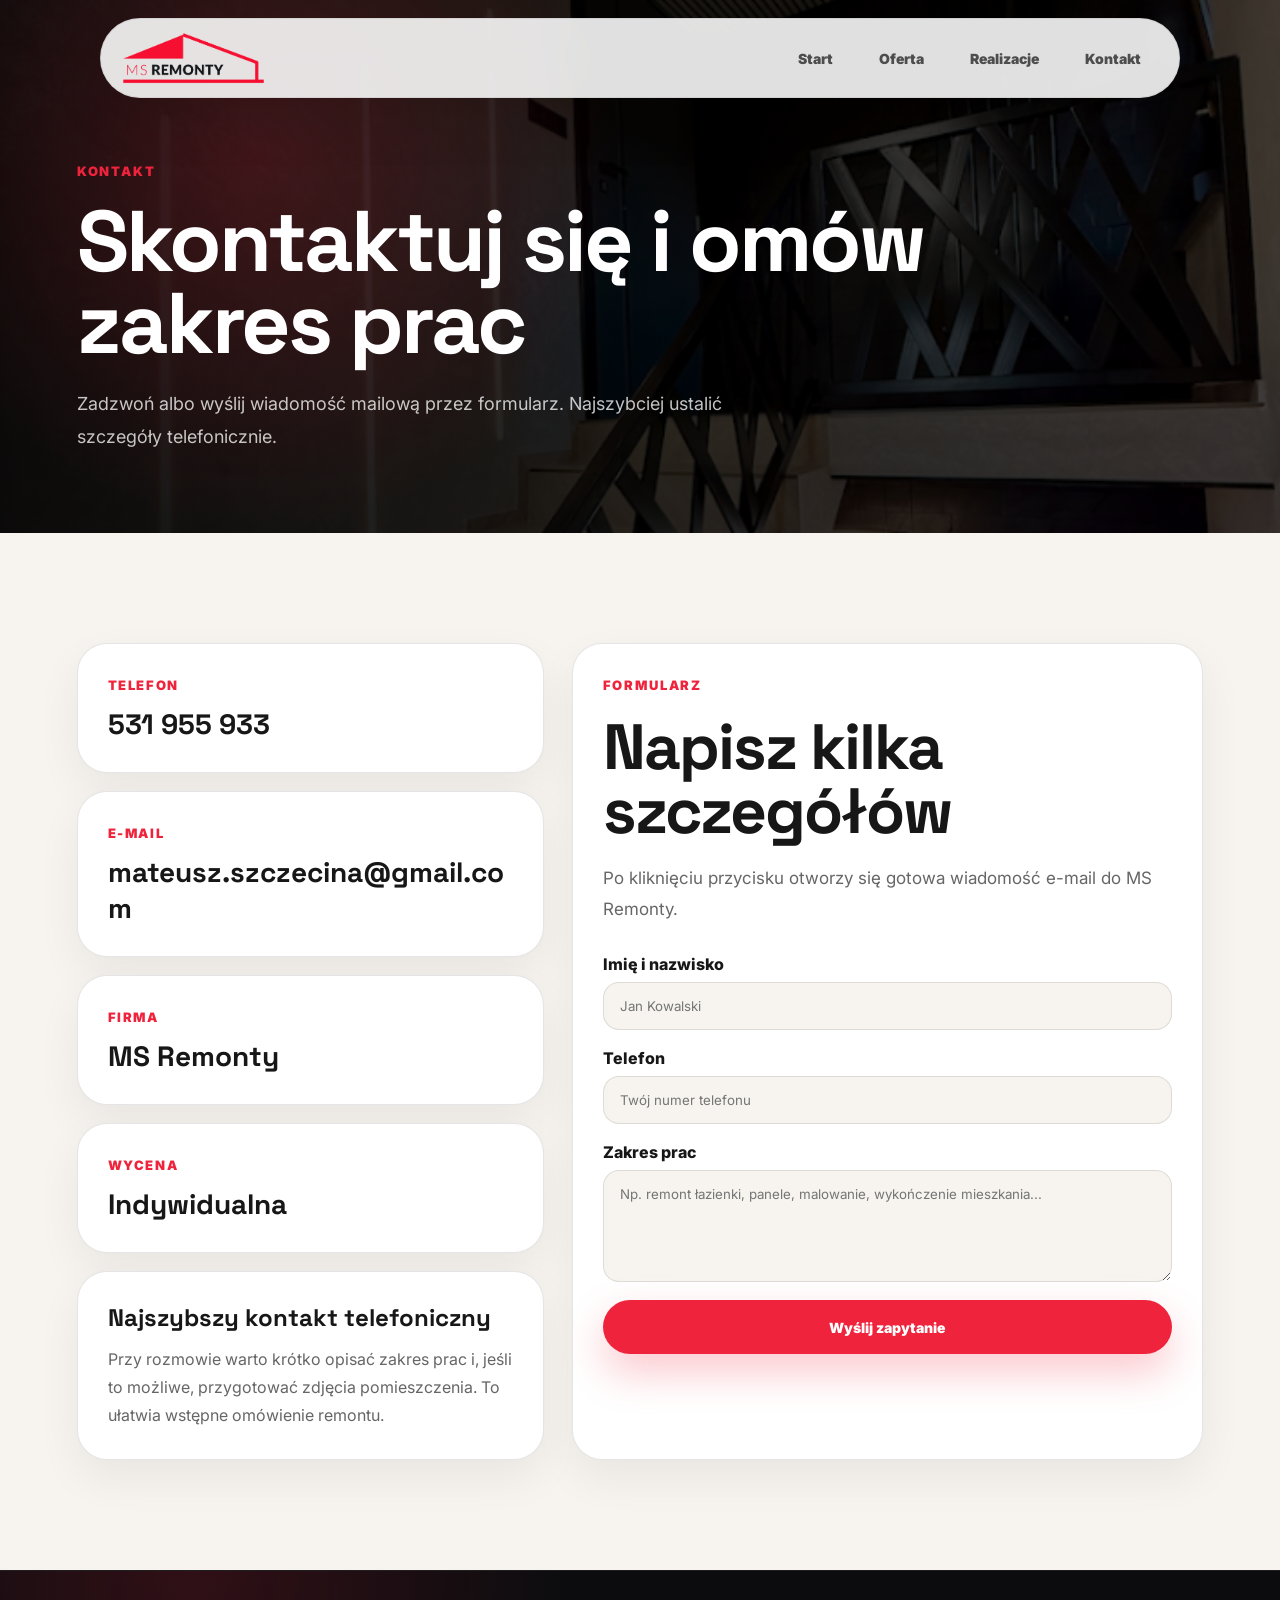
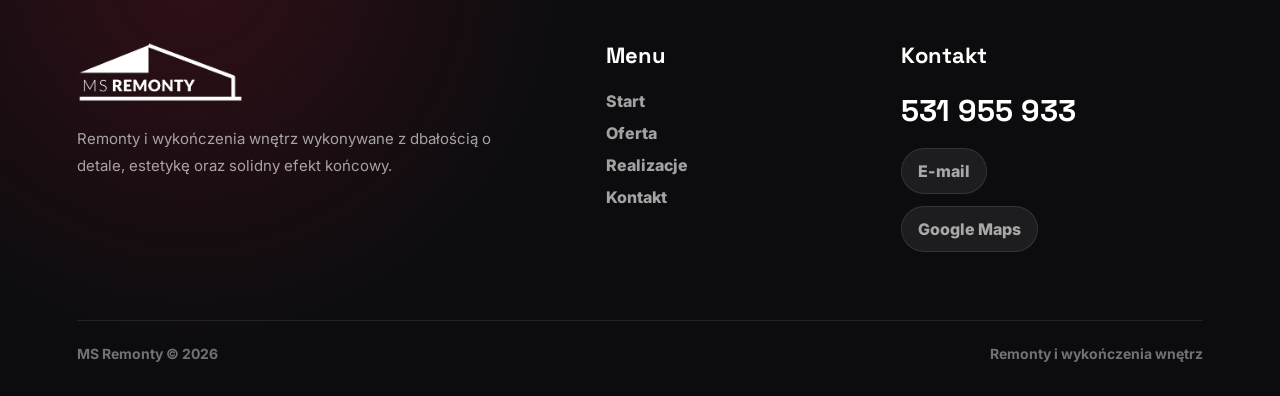
<file: kontakt.html>
<!DOCTYPE html>
<html lang="pl">
<head>
  <meta charset="UTF-8" />
  <meta name="viewport" content="width=device-width, initial-scale=1.0" />

  <title>Kontakt | MS Remonty</title>

  <link rel="preconnect" href="https://fonts.googleapis.com">
  <link rel="preconnect" href="https://fonts.gstatic.com" crossorigin>
  <link href="https://fonts.googleapis.com/css2?family=Inter:wght@300;400;500;600;700;800;900&family=Space+Grotesk:wght@400;500;600;700&display=swap" rel="stylesheet">

  <link rel="stylesheet" href="style.css">
</head>

<body>



<header class="header">
  <a href="index.html" class="logo">
    <img src="logo.png" alt="MS Remonty">
  </a>

  <nav class="nav">
    <a href="index.html">Start</a>
    <a href="oferta.html">Oferta</a>
    <a href="realizacje.html">Realizacje</a>
    <a href="kontakt.html">Kontakt</a>
  </nav>
</header>

<section class="sub-hero">
  <img src="schody.png" alt="Kontakt MS Remonty">

  <div class="sub-hero-content reveal">
    <span class="eyebrow">Kontakt</span>
    <h1>Skontaktuj się i omów zakres prac</h1>
    <p>
      Zadzwoń albo wyślij wiadomość mailową przez formularz. Najszybciej ustalić szczegóły telefonicznie.
    </p>
  </div>
</section>

<section class="section">
  <div class="contact-layout">

    <div class="contact-data">
      <div class="contact-item reveal">
        <span>Telefon</span>
        <strong><a href="tel:531955933">531 955 933</a></strong>
      </div>

      <div class="contact-item reveal">
        <span>E-mail</span>
        <strong><a href="mailto:mateusz.szczecina@gmail.com">mateusz.szczecina@gmail.com</a></strong>
      </div>

      <div class="contact-item reveal">
        <span>Firma</span>
        <strong>MS Remonty</strong>
      </div>

      <div class="contact-item reveal">
        <span>Wycena</span>
        <strong>Indywidualna</strong>
      </div>

      <div class="contact-note reveal">
        <h3>Najszybszy kontakt telefoniczny</h3>
        <p>
          Przy rozmowie warto krótko opisać zakres prac i, jeśli to możliwe,
          przygotować zdjęcia pomieszczenia. To ułatwia wstępne omówienie remontu.
        </p>
      </div>
    </div>

    <div class="contact-box reveal">
      <div class="section-title small-title">
        <span>Formularz</span>
        <h2>Napisz kilka szczegółów</h2>
        <p>
          Po kliknięciu przycisku otworzy się gotowa wiadomość e-mail do MS Remonty.
        </p>
      </div>

      <form class="form-grid" id="contactForm">
        <div class="form-group">
          <label>Imię i nazwisko</label>
          <input type="text" id="contactName" placeholder="Jan Kowalski" required>
        </div>

        <div class="form-group">
          <label>Telefon</label>
          <input type="tel" id="contactPhone" placeholder="Twój numer telefonu" required>
        </div>

        <div class="form-group">
          <label>Zakres prac</label>
          <textarea id="contactMessage" rows="5" placeholder="Np. remont łazienki, panele, malowanie, wykończenie mieszkania..." required></textarea>
        </div>

        <button type="submit" class="btn-primary">Wyślij zapytanie</button>
      </form>
    </div>

  </div>
</section>



<footer class="footer">
  <div class="footer-top">
    <div class="footer-brand">
      <img src="logo.png" alt="MS Remonty">
      <p>
        Remonty i wykończenia wnętrz wykonywane z dbałością o detale,
        estetykę oraz solidny efekt końcowy.
      </p>
    </div>

    <div class="footer-column">
      <h3>Menu</h3>
      <a href="index.html">Start</a>
      <a href="oferta.html">Oferta</a>
      <a href="realizacje.html">Realizacje</a>
      <a href="kontakt.html">Kontakt</a>
    </div>

    <div class="footer-column">
      <h3>Kontakt</h3>
      <a href="tel:531955933" class="footer-phone">531 955 933</a>
      <a href="mailto:mateusz.szczecina@gmail.com" class="footer-link">E-mail</a>
      <a href="#" class="footer-link">Google Maps</a>
    </div>
  </div>

  <div class="footer-bottom">
    <p>MS Remonty © 2026</p>
    <p>Remonty i wykończenia wnętrz</p>
  </div>
</footer>



<script src="script.js"></script>
</body>
</html>
</file>
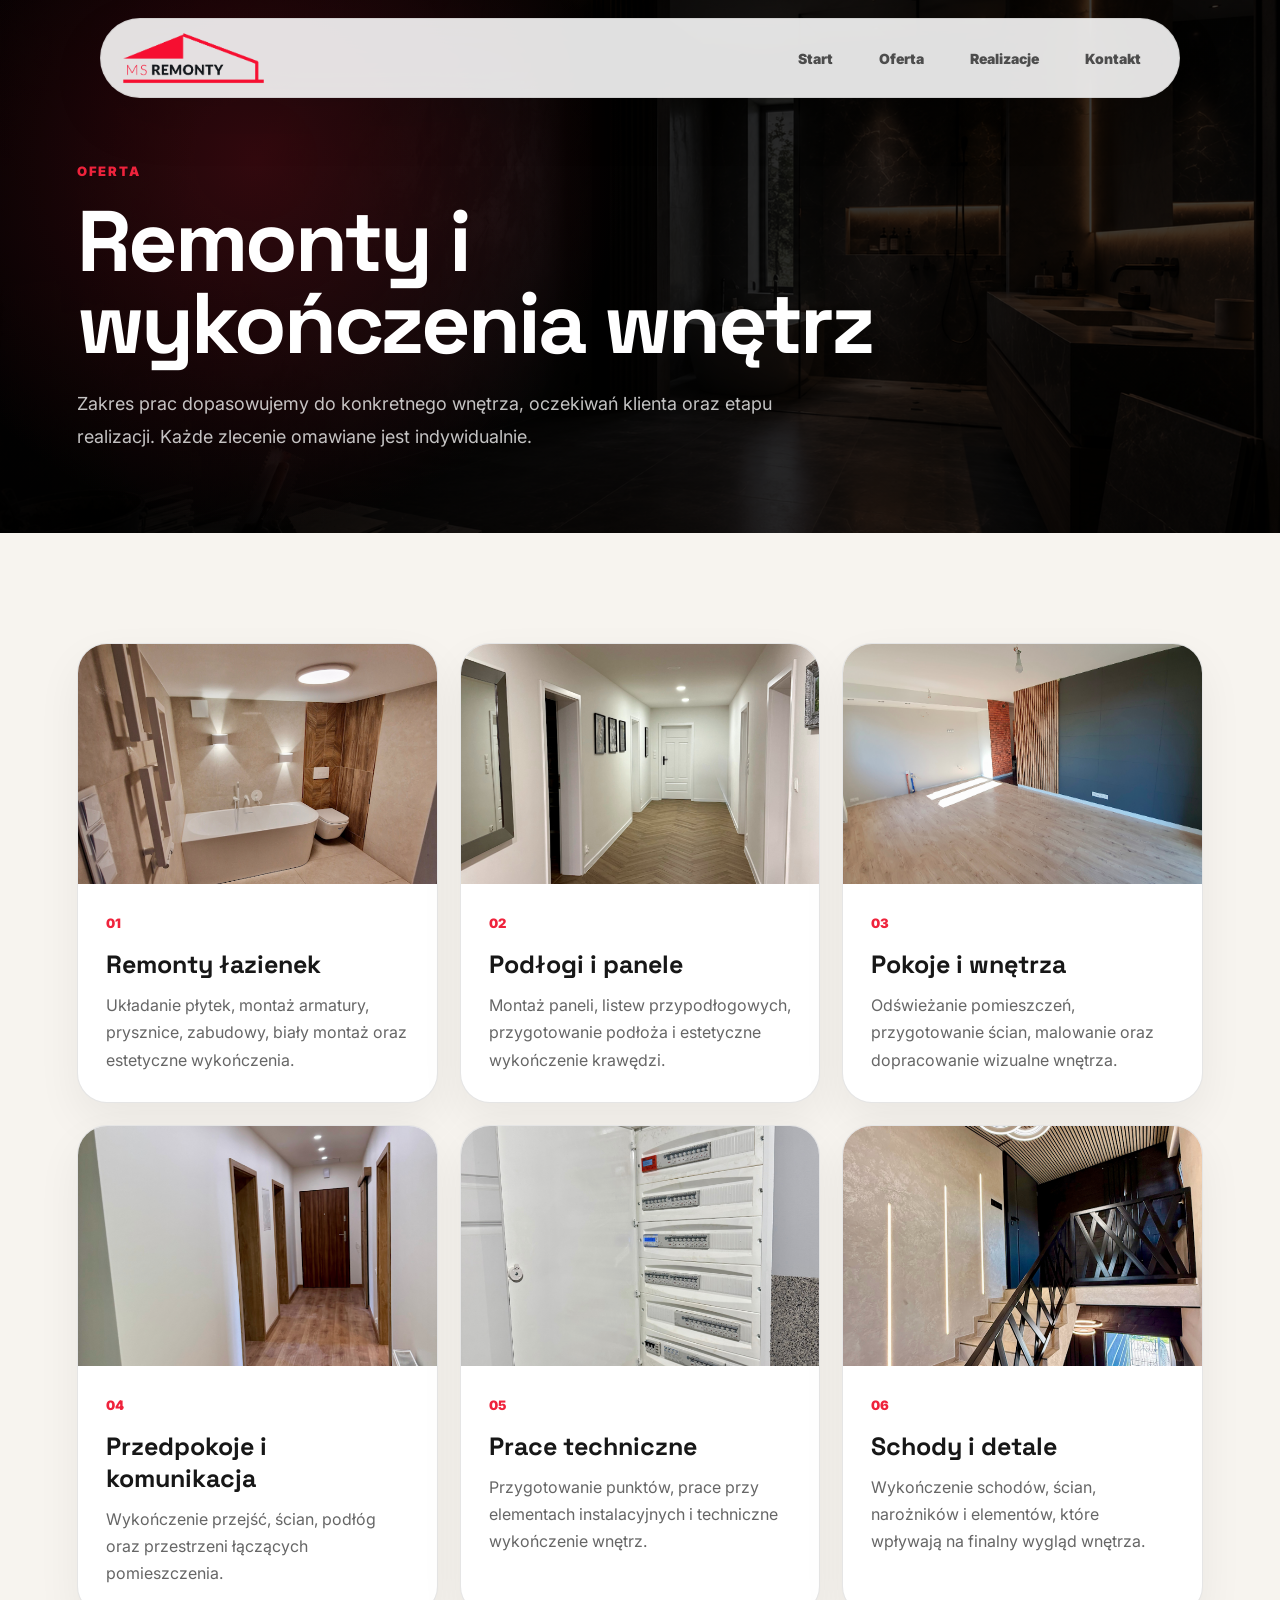
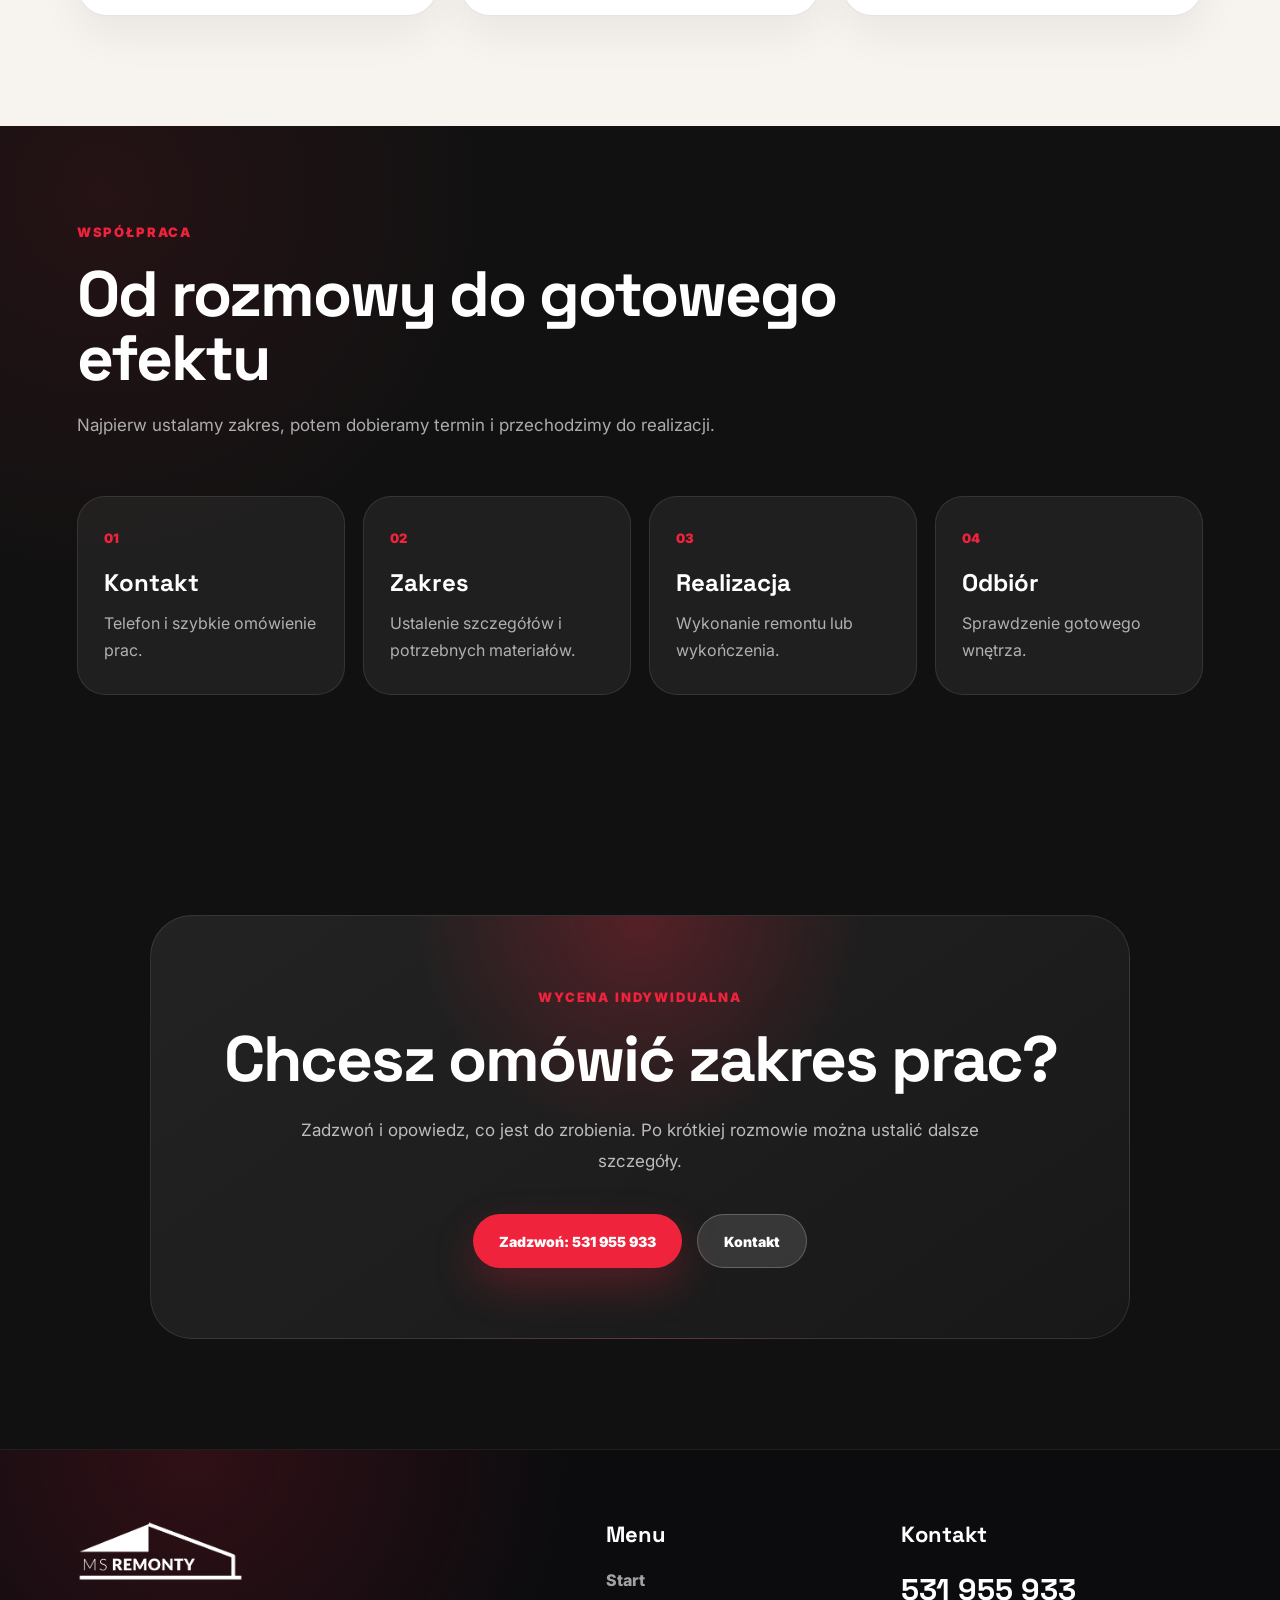
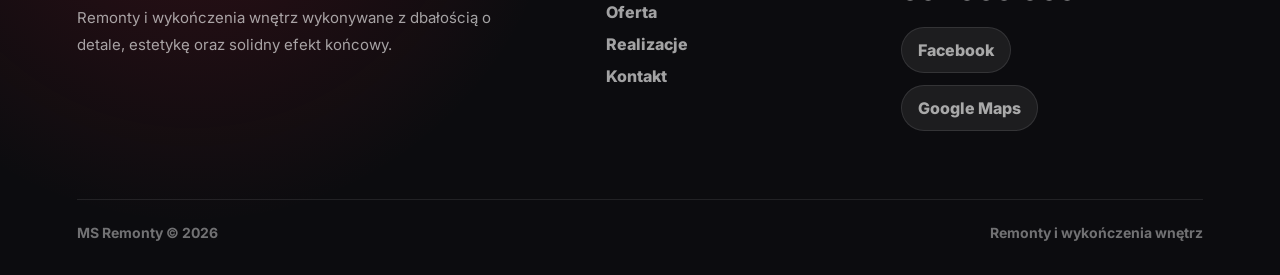
<file: oferta.html>
<!DOCTYPE html>
<html lang="pl">
<head>
  <meta charset="UTF-8" />
  <meta name="viewport" content="width=device-width, initial-scale=1.0" />

  <title>Oferta | MS Remonty</title>

  <link rel="preconnect" href="https://fonts.googleapis.com">
  <link rel="preconnect" href="https://fonts.gstatic.com" crossorigin>
  <link href="https://fonts.googleapis.com/css2?family=Inter:wght@300;400;500;600;700;800;900&family=Space+Grotesk:wght@400;500;600;700&display=swap" rel="stylesheet">

  <link rel="stylesheet" href="style.css">
</head>

<body>

<header class="header">
  <a href="index.html" class="logo">
    <img src="logo.png" alt="MS Remonty">
  </a>

  <nav class="nav">
    <a href="index.html">Start</a>
    <a href="oferta.html">Oferta</a>
    <a href="realizacje.html">Realizacje</a>
    <a href="kontakt.html">Kontakt</a>
  </nav>
</header>

<section class="sub-hero">
  <img src="hero.png" alt="Oferta remontowa MS Remonty">

  <div class="sub-hero-content reveal">
    <span class="eyebrow">Oferta</span>
    <h1>Remonty i wykończenia wnętrz</h1>
    <p>
      Zakres prac dopasowujemy do konkretnego wnętrza, oczekiwań klienta oraz etapu realizacji.
      Każde zlecenie omawiane jest indywidualnie.
    </p>
  </div>
</section>

<section class="section">
  <div class="offer-grid">

    <article class="offer-card reveal">
      <img src="lazienka.png" alt="Remont łazienki">
      <div class="offer-card-content">
        <span>01</span>
        <h3>Remonty łazienek</h3>
        <p>Układanie płytek, montaż armatury, prysznice, zabudowy, biały montaż oraz estetyczne wykończenia.</p>
      </div>
    </article>

    <article class="offer-card reveal">
      <img src="panele.png" alt="Panele podłogowe">
      <div class="offer-card-content">
        <span>02</span>
        <h3>Podłogi i panele</h3>
        <p>Montaż paneli, listew przypodłogowych, przygotowanie podłoża i estetyczne wykończenie krawędzi.</p>
      </div>
    </article>

    <article class="offer-card reveal">
      <img src="pokoj.png" alt="Pokój po remoncie">
      <div class="offer-card-content">
        <span>03</span>
        <h3>Pokoje i wnętrza</h3>
        <p>Odświeżanie pomieszczeń, przygotowanie ścian, malowanie oraz dopracowanie wizualne wnętrza.</p>
      </div>
    </article>

    <article class="offer-card reveal">
      <img src="przedpokoj.png" alt="Przedpokój">
      <div class="offer-card-content">
        <span>04</span>
        <h3>Przedpokoje i komunikacja</h3>
        <p>Wykończenie przejść, ścian, podłóg oraz przestrzeni łączących pomieszczenia.</p>
      </div>
    </article>

    <article class="offer-card reveal">
      <img src="rozdzielnica.png" alt="Rozdzielnica">
      <div class="offer-card-content">
        <span>05</span>
        <h3>Prace techniczne</h3>
        <p>Przygotowanie punktów, prace przy elementach instalacyjnych i techniczne wykończenie wnętrz.</p>
      </div>
    </article>

    <article class="offer-card reveal">
      <img src="schody.png" alt="Schody">
      <div class="offer-card-content">
        <span>06</span>
        <h3>Schody i detale</h3>
        <p>Wykończenie schodów, ścian, narożników i elementów, które wpływają na finalny wygląd wnętrza.</p>
      </div>
    </article>

  </div>
</section>

<section class="process-section compact-process">
  <div class="section-title reveal">
    <span>Współpraca</span>
    <h2>Od rozmowy do gotowego efektu</h2>
    <p>Najpierw ustalamy zakres, potem dobieramy termin i przechodzimy do realizacji.</p>
  </div>

  <div class="process-grid">
    <div class="process-card reveal">
      <span>01</span>
      <h3>Kontakt</h3>
      <p>Telefon i szybkie omówienie prac.</p>
    </div>

    <div class="process-card reveal">
      <span>02</span>
      <h3>Zakres</h3>
      <p>Ustalenie szczegółów i potrzebnych materiałów.</p>
    </div>

    <div class="process-card reveal">
      <span>03</span>
      <h3>Realizacja</h3>
      <p>Wykonanie remontu lub wykończenia.</p>
    </div>

    <div class="process-card reveal">
      <span>04</span>
      <h3>Odbiór</h3>
      <p>Sprawdzenie gotowego wnętrza.</p>
    </div>
  </div>
</section>

<section class="cta">
  <div class="cta-inner reveal">
    <span>Wycena indywidualna</span>
    <h2>Chcesz omówić zakres prac?</h2>
    <p>
      Zadzwoń i opowiedz, co jest do zrobienia. Po krótkiej rozmowie można ustalić dalsze szczegóły.
    </p>

    <div class="cta-buttons">
      <a href="tel:531955933" class="btn-primary">Zadzwoń: 531 955 933</a>
      <a href="kontakt.html" class="btn-secondary">Kontakt</a>
    </div>
  </div>
</section>

<footer class="footer">
  <div class="footer-top">
    <div class="footer-brand">
      <img src="logo.png" alt="MS Remonty">
      <p>
        Remonty i wykończenia wnętrz wykonywane z dbałością o detale,
        estetykę oraz solidny efekt końcowy.
      </p>
    </div>

    <div class="footer-column">
      <h3>Menu</h3>
      <a href="index.html">Start</a>
      <a href="oferta.html">Oferta</a>
      <a href="realizacje.html">Realizacje</a>
      <a href="kontakt.html">Kontakt</a>
    </div>

    <div class="footer-column">
      <h3>Kontakt</h3>
      <a href="tel:531955933" class="footer-phone">531 955 933</a>
      <a href="#" class="footer-link">Facebook</a>
      <a href="#" class="footer-link">Google Maps</a>
    </div>
  </div>

  <div class="footer-bottom">
    <p>MS Remonty © 2026</p>
    <p>Remonty i wykończenia wnętrz</p>
  </div>
</footer>



<script src="script.js"></script>
</body>
</html>
</file>
<file: style.css>
* {
  margin: 0;
  padding: 0;
  box-sizing: border-box;
}

html {
  scroll-behavior: smooth;
}

body {
  font-family: 'Inter', sans-serif;
  background: #f7f4ef;
  color: #171717;
  overflow-x: hidden;
}

a {
  color: inherit;
  text-decoration: none;
}

:root {
  --red: #ef233c;
  --dark: #171717;
  --muted: #666;
  --light: #f7f4ef;
  --white: #ffffff;
  --line: rgba(0,0,0,0.1);
  --shadow: 0 24px 70px rgba(0,0,0,0.12);
}

/* ANIMACJE */

.reveal {
  opacity: 0;
  transform: translateY(34px);
  transition: 0.8s ease;
}

.reveal.visible {
  opacity: 1;
  transform: translateY(0);
}

/* LOADER START */

.page-loader {
  position: fixed;
  inset: 0;
  z-index: 9999;
  background: #f7f4ef;
  display: flex;
  align-items: center;
  justify-content: center;
  overflow: hidden;
}

.loader-bg {
  position: absolute;
  inset: -40px;
  background:
    linear-gradient(rgba(247,244,239,0.72), rgba(247,244,239,0.92)),
    url("hero.png") center/cover no-repeat;
  filter: blur(16px);
  opacity: 0.55;
  transform: scale(1.08);
  animation: loaderBgMove 1.4s ease forwards;
}

.loader-content {
  position: relative;
  z-index: 2;
  max-width: 360px;
  padding: 26px 32px;
  border-radius: 28px;
  background: rgba(255,255,255,0.72);
  backdrop-filter: blur(18px);
  box-shadow: 0 24px 70px rgba(0,0,0,0.08);
  display: grid;
  justify-items: center;
  gap: 16px;
  animation: loaderLogoMove 1.35s cubic-bezier(.76,0,.24,1) forwards;
}

.loader-content img {
  width: 220px;
  max-width: 70vw;
  height: auto;
  object-fit: contain;
  filter: drop-shadow(0 18px 40px rgba(0,0,0,0.14));
}

.loader-content span {
  color: #ef233c;
  font-size: 11px;
  font-weight: 900;
  letter-spacing: 0.16em;
  text-transform: uppercase;
  text-align: center;
}

.page-loader.hidden {
  pointer-events: none;
  animation: loaderOut 0.75s cubic-bezier(.76,0,.24,1) forwards;
}

@keyframes loaderBgMove {
  from {
    transform: scale(1.16) translateX(0);
  }

  to {
    transform: scale(1.08) translateX(-30px);
  }
}

@keyframes loaderLogoMove {
  0% {
    opacity: 0;
    transform: scale(0.92) translateX(0);
  }

  35% {
    opacity: 1;
    transform: scale(1) translateX(0);
  }

  100% {
    opacity: 1;
    transform: scale(1) translateX(-18px);
  }
}

@keyframes loaderOut {
  0% {
    opacity: 1;
    transform: translateX(0);
  }

  100% {
    opacity: 0;
    transform: translateX(-100%);
  }
}

/* HEADER */

.header {
  position: fixed;
  top: 18px;
  left: 50%;
  transform: translateX(-50%);
  width: min(1080px, calc(100% - 32px));
  min-height: 78px;
  padding: 12px 20px;
  background: rgba(255,255,255,0.88);
  backdrop-filter: blur(22px);
  border: 1px solid rgba(0,0,0,0.08);
  border-radius: 999px;
  display: grid;
  grid-template-columns: auto 1fr;
  align-items: center;
  gap: 34px;
  z-index: 100;
  box-shadow: 0 20px 60px rgba(0,0,0,0.08);
}

.logo img {
  height: 54px;
  width: auto;
  display: block;
}

.nav {
  display: flex;
  align-items: center;
  justify-content: flex-end;
  gap: 10px;
}

.nav a {
  font-size: 14px;
  font-weight: 900;
  color: rgba(0,0,0,0.66);
  padding: 13px 18px;
  border-radius: 999px;
  transition: 0.25s ease;
}

.nav a:hover {
  color: #fff;
  background: var(--red);
}

/* HERO */

.hero {
  min-height: 100vh;
  position: relative;
  display: flex;
  align-items: center;
  padding: 170px 6% 100px;
  overflow: hidden;
  color: #fff;
}

.hero-bg {
  position: absolute;
  inset: 0;
  background: url("hero.png") center/cover no-repeat;
  transform: scale(1.06);
  animation: heroZoom 15s ease-in-out infinite alternate;
  z-index: -3;
}

@keyframes heroZoom {
  from { transform: scale(1.06); }
  to { transform: scale(1.16); }
}

.hero-overlay {
  position: absolute;
  inset: 0;
  background:
    radial-gradient(circle at 18% 34%, rgba(239,35,60,0.32), transparent 30%),
    linear-gradient(90deg, rgba(0,0,0,0.86), rgba(0,0,0,0.55), rgba(0,0,0,0.74));
  z-index: -2;
}

.hero-content {
  max-width: 860px;
}

.eyebrow,
.section-title span,
.split-text span,
.cta span {
  display: inline-block;
  color: var(--red);
  font-size: 13px;
  font-weight: 900;
  letter-spacing: 0.14em;
  text-transform: uppercase;
  margin-bottom: 22px;
}

.hero h1 {
  font-family: 'Space Grotesk', sans-serif;
  font-size: clamp(48px, 7vw, 94px);
  line-height: 0.96;
  letter-spacing: -4px;
  margin-bottom: 30px;
}

.hero p {
  max-width: 720px;
  font-size: 18px;
  line-height: 1.8;
  color: rgba(255,255,255,0.78);
  margin-bottom: 38px;
}

.hero-buttons,
.cta-buttons {
  display: flex;
  gap: 15px;
  flex-wrap: wrap;
}

/* BUTTONS */

.btn-primary,
.btn-secondary {
  min-height: 54px;
  padding: 0 26px;
  display: inline-flex;
  align-items: center;
  justify-content: center;
  border-radius: 999px;
  font-size: 14px;
  font-weight: 900;
  transition: 0.25s ease;
  cursor: pointer;
  border: none;
  font-family: inherit;
}

.btn-primary {
  background: var(--red);
  color: #fff;
  box-shadow: 0 18px 42px rgba(239,35,60,0.25);
}

.btn-primary:hover {
  transform: translateY(-4px);
  background: #d90429;
}

.btn-secondary {
  background: rgba(255,255,255,0.12);
  border: 1px solid rgba(255,255,255,0.22);
  color: #fff;
}

.btn-secondary:hover {
  transform: translateY(-4px);
  background: rgba(255,255,255,0.2);
}

.dark-btn {
  color: var(--dark);
  border: 1px solid var(--line);
  background: #fff;
}

/* QUICK INFO */

.quick-info {
  display: grid;
  grid-template-columns: repeat(3, 1fr);
  background: #fff;
  border-bottom: 1px solid var(--line);
}

.quick-info div {
  padding: 36px 6%;
  border-right: 1px solid var(--line);
}

.quick-info div:last-child {
  border-right: none;
}

.quick-info strong {
  display: block;
  font-family: 'Space Grotesk', sans-serif;
  font-size: 27px;
  margin-bottom: 8px;
}

.quick-info span {
  color: var(--muted);
}

/* SECTIONS */

.section {
  padding: 110px 6%;
}

.section-title {
  max-width: 820px;
  margin-bottom: 55px;
}

.section-title h2,
.split-text h2,
.cta h2 {
  font-family: 'Space Grotesk', sans-serif;
  font-size: clamp(36px, 5vw, 64px);
  line-height: 1;
  letter-spacing: -2px;
}

.section-title p,
.cta p {
  margin-top: 20px;
  color: var(--muted);
  font-size: 17px;
  line-height: 1.8;
}

/* SERVICES */

.services-grid {
  display: grid;
  grid-template-columns: repeat(4, 1fr);
  gap: 20px;
}

.service-card {
  padding: 34px 28px;
  border-radius: 30px;
  background: #fff;
  border: 1px solid var(--line);
  box-shadow: 0 18px 45px rgba(0,0,0,0.05);
  transition: 0.25s ease;
}

.service-card:hover {
  transform: translateY(-8px);
  box-shadow: var(--shadow);
}

.service-card span,
.process-card span {
  color: var(--red);
  font-weight: 900;
  font-size: 13px;
}

.service-card h3,
.process-card h3 {
  font-family: 'Space Grotesk', sans-serif;
  font-size: 24px;
  margin: 20px 0 12px;
}

.service-card p,
.process-card p {
  color: var(--muted);
  line-height: 1.7;
}

.center-btn {
  margin-top: 40px;
  text-align: center;
}

/* PROCESS */

.process-section {
  padding: 110px 6%;
  background:
    radial-gradient(circle at 8% 10%, rgba(239,35,60,0.09), transparent 30%),
    #111;
  color: #fff;
}

.compact-process {
  padding-top: 95px;
}

.process-section .section-title p {
  color: rgba(255,255,255,0.65);
}

.process-grid {
  display: grid;
  grid-template-columns: repeat(4, 1fr);
  gap: 18px;
}

.process-card {
  padding: 30px 26px;
  border-radius: 28px;
  background: rgba(255,255,255,0.06);
  border: 1px solid rgba(255,255,255,0.1);
  transition: 0.25s ease;
}

.process-card:hover {
  transform: translateY(-8px);
  background: rgba(255,255,255,0.1);
}

.process-card p {
  color: rgba(255,255,255,0.65);
}

/* HOUSE MAP */

.house-section {
  padding: 110px 0 80px;
  background: #ffffff;
}

.house-section .section-title {
  padding: 0 6%;
}

.house-map {
  position: relative;
  width: 100%;
  overflow: hidden;
  background: #fff;
}

.house-map img {
  width: 100%;
  display: block;
}

.hotspot {
  position: absolute;
  z-index: 10;
}

.hotspot > span {
  width: 24px;
  height: 24px;
  display: block;
  border-radius: 50%;
  background: var(--red);
  border: 4px solid #fff;
  box-shadow: 0 0 0 0 rgba(239,35,60,0.7);
  animation: pulse 2s infinite;
  cursor: pointer;
}

@keyframes pulse {
  0% { box-shadow: 0 0 0 0 rgba(239,35,60,0.7); }
  70% { box-shadow: 0 0 0 20px rgba(239,35,60,0); }
  100% { box-shadow: 0 0 0 0 rgba(239,35,60,0); }
}

.hotspot-info {
  position: absolute;
  left: 50%;
  bottom: 38px;
  transform: translateX(-50%) translateY(10px);
  width: 240px;
  padding: 18px;
  border-radius: 18px;
  background: rgba(20,20,20,0.94);
  color: #fff;
  opacity: 0;
  visibility: hidden;
  transition: 0.25s ease;
  pointer-events: none;
  box-shadow: 0 20px 55px rgba(0,0,0,0.25);
}

.hotspot-info h3 {
  font-family: 'Space Grotesk', sans-serif;
  color: #fff;
  font-size: 21px;
  margin-bottom: 8px;
}

.hotspot-info p {
  color: rgba(255,255,255,0.72);
  font-size: 13px;
  line-height: 1.6;
}

.hotspot:hover .hotspot-info,
.hotspot.active .hotspot-info {
  opacity: 1;
  visibility: visible;
  transform: translateX(-50%) translateY(0);
}

.hotspot-bathroom { top: 58%; left: 16%; }
.hotspot-kitchen { top: 37%; left: 43%; }
.hotspot-floor { top: 66%; left: 44%; }
.hotspot-stairs { top: 21%; left: 72%; }

/* SPLIT */

.split {
  display: grid;
  grid-template-columns: 1fr 1fr;
  gap: 55px;
  align-items: center;
  background: #f7f4ef;
}

.split-image img {
  width: 100%;
  height: 560px;
  object-fit: cover;
  border-radius: 34px;
  display: block;
  box-shadow: var(--shadow);
}

.split-text p {
  margin: 26px 0;
  color: var(--muted);
  line-height: 1.85;
  font-size: 17px;
}

.check-list {
  display: grid;
  gap: 13px;
  margin: 30px 0 34px;
}

.check-list p {
  margin: 0;
  color: #333;
  font-weight: 800;
}

/* GALLERY */

.gallery-preview {
  background: #fff;
}

.gallery-grid {
  display: grid;
  grid-template-columns: repeat(3, 1fr);
  gap: 18px;
}

.gallery-grid img {
  width: 100%;
  height: 310px;
  object-fit: cover;
  border-radius: 28px;
  box-shadow: 0 18px 45px rgba(0,0,0,0.08);
  transition: 0.25s ease;
  cursor: zoom-in;
}

.gallery-grid img:hover {
  transform: scale(1.025);
}

/* LIGHTBOX */

.lightbox {
  position: fixed;
  inset: 0;
  background: rgba(0,0,0,0.86);
  z-index: 300;
  display: none;
  align-items: center;
  justify-content: center;
  padding: 26px;
}

.lightbox.active {
  display: flex;
}

.lightbox img {
  max-width: min(1100px, 95vw);
  max-height: 88vh;
  object-fit: contain;
  border-radius: 24px;
  box-shadow: 0 30px 100px rgba(0,0,0,0.45);
}

.lightbox-close {
  position: absolute;
  top: 22px;
  right: 26px;
  width: 48px;
  height: 48px;
  border-radius: 50%;
  border: none;
  background: #fff;
  color: #111;
  font-size: 30px;
  line-height: 1;
  cursor: pointer;
}

/* CTA */

.cta {
  padding: 110px 6%;
  background: #111;
  color: #fff;
}

.cta-inner {
  max-width: 980px;
  margin: 0 auto;
  text-align: center;
  padding: 70px 50px;
  border-radius: 42px;
  background:
    radial-gradient(circle at 50% 0%, rgba(239,35,60,0.26), transparent 35%),
    linear-gradient(145deg, rgba(255,255,255,0.08), rgba(255,255,255,0.03));
  border: 1px solid rgba(255,255,255,0.1);
}

.cta p {
  max-width: 760px;
  margin: 24px auto 38px;
  color: rgba(255,255,255,0.7);
}

.cta-buttons {
  justify-content: center;
}

/* FOOTER */

.footer {
  padding: 70px 6% 34px;
  background:
    radial-gradient(circle at 15% 0%, rgba(239,35,60,0.16), transparent 32%),
    #0c0c0f;
  color: #fff;
  border-top: 1px solid rgba(255,255,255,0.08);
}

.footer-top {
  display: grid;
  grid-template-columns: 1.4fr 0.7fr 0.9fr;
  gap: 60px;
  align-items: start;
}

.footer-brand img {
  width: auto;
  height: 62px;
  max-width: 260px;
  object-fit: contain;
  display: block;
  margin-bottom: 22px;
  filter: brightness(0) invert(1);
}

.footer-brand p {
  max-width: 430px;
  color: rgba(255,255,255,0.62);
  line-height: 1.8;
  font-size: 15px;
}

.footer-column h3 {
  font-family: 'Space Grotesk', sans-serif;
  font-size: 22px;
  margin-bottom: 22px;
  color: #fff;
}

.footer-column a {
  display: block;
  color: rgba(255,255,255,0.62);
  font-weight: 800;
  margin: 12px 0;
  transition: 0.25s ease;
}

.footer-column a:hover {
  color: var(--red);
  transform: translateX(4px);
}

.footer-phone {
  color: #fff !important;
  font-family: 'Space Grotesk', sans-serif;
  font-size: 30px;
  font-weight: 900;
  margin-bottom: 18px !important;
}

.footer-link {
  width: fit-content;
  padding: 12px 16px;
  border-radius: 999px;
  background: rgba(255,255,255,0.07);
  border: 1px solid rgba(255,255,255,0.1);
}

.footer-link:hover {
  background: var(--red);
  color: #fff !important;
  transform: translateX(0) translateY(-2px);
}

.footer-bottom {
  margin-top: 56px;
  padding-top: 24px;
  border-top: 1px solid rgba(255,255,255,0.09);
  display: flex;
  align-items: center;
  justify-content: space-between;
  gap: 20px;
}

.footer-bottom p {
  color: rgba(255,255,255,0.42);
  font-size: 14px;
  font-weight: 700;
}

/* SUBPAGES */

.sub-hero {
  min-height: 58vh;
  padding: 160px 6% 80px;
  position: relative;
  display: flex;
  align-items: end;
  overflow: hidden;
  color: #fff;
}

.sub-hero img {
  position: absolute;
  inset: 0;
  width: 100%;
  height: 100%;
  object-fit: cover;
  filter: brightness(0.45);
  z-index: -3;
}

.sub-hero::after {
  content: "";
  position: absolute;
  inset: 0;
  background:
    radial-gradient(circle at 20% 30%, rgba(239,35,60,0.2), transparent 34%),
    linear-gradient(90deg, rgba(0,0,0,0.85), rgba(0,0,0,0.42));
  z-index: -2;
}

.sub-hero-content {
  max-width: 850px;
}

.sub-hero h1 {
  font-family: 'Space Grotesk', sans-serif;
  font-size: clamp(46px, 7vw, 86px);
  line-height: 0.95;
  letter-spacing: -3px;
  margin-bottom: 24px;
}

.sub-hero p {
  color: rgba(255,255,255,0.76);
  font-size: 18px;
  line-height: 1.8;
  max-width: 720px;
}

/* OFFER */

.offer-grid {
  display: grid;
  grid-template-columns: repeat(3, 1fr);
  gap: 22px;
}

.offer-card {
  background: #fff;
  border: 1px solid var(--line);
  border-radius: 30px;
  overflow: hidden;
  box-shadow: 0 18px 45px rgba(0,0,0,0.06);
  transition: 0.25s ease;
}

.offer-card:hover {
  transform: translateY(-8px);
  box-shadow: var(--shadow);
}

.offer-card img {
  width: 100%;
  height: 240px;
  object-fit: cover;
  display: block;
}

.offer-card-content {
  padding: 28px;
}

.offer-card-content span {
  color: var(--red);
  font-weight: 900;
  font-size: 13px;
}

.offer-card-content h3 {
  font-family: 'Space Grotesk', sans-serif;
  font-size: 25px;
  margin: 16px 0 12px;
}

.offer-card-content p {
  color: var(--muted);
  line-height: 1.7;
}

/* REALIZATIONS */

.realizations-grid {
  display: grid;
  grid-template-columns: repeat(3, 1fr);
  gap: 18px;
}

.realization-card {
  position: relative;
  overflow: hidden;
  border-radius: 30px;
  min-height: 330px;
  box-shadow: 0 18px 45px rgba(0,0,0,0.08);
  cursor: zoom-in;
}

.realization-card img {
  width: 100%;
  height: 100%;
  min-height: 330px;
  object-fit: cover;
  display: block;
  transition: 0.35s ease;
}

.realization-card:hover img {
  transform: scale(1.06);
}

.realization-card div {
  position: absolute;
  left: 18px;
  right: 18px;
  bottom: 18px;
  padding: 18px;
  border-radius: 20px;
  background: rgba(255,255,255,0.88);
  backdrop-filter: blur(14px);
}

.realization-card h3 {
  font-family: 'Space Grotesk', sans-serif;
  font-size: 22px;
}

.realization-card p {
  color: var(--muted);
  margin-top: 6px;
  line-height: 1.5;
}

/* CONTACT */

.contact-layout {
  display: grid;
  grid-template-columns: 0.85fr 1.15fr;
  gap: 28px;
}

.contact-data {
  display: grid;
  gap: 18px;
}

.contact-item,
.contact-box,
.contact-note {
  padding: 30px;
  border-radius: 30px;
  background: #fff;
  border: 1px solid var(--line);
  box-shadow: 0 18px 45px rgba(0,0,0,0.06);
}

.contact-item span {
  color: var(--red);
  text-transform: uppercase;
  letter-spacing: 0.12em;
  font-weight: 900;
  font-size: 13px;
}

.contact-item strong {
  display: block;
  font-family: 'Space Grotesk', sans-serif;
  font-size: 28px;
  margin-top: 12px;
}

.contact-item strong a {
  word-break: break-word;
  overflow-wrap: anywhere;
}

.contact-note h3 {
  font-family: 'Space Grotesk', sans-serif;
  font-size: 24px;
  margin-bottom: 12px;
}

.contact-note p {
  color: var(--muted);
  line-height: 1.75;
}

.small-title {
  margin-bottom: 30px;
}

.form-grid {
  display: grid;
  gap: 18px;
}

.form-group {
  display: grid;
  gap: 8px;
}

.form-group label {
  font-weight: 800;
}

.form-group input,
.form-group textarea {
  width: 100%;
  min-width: 0;
  border: 1px solid var(--line);
  background: #f7f4ef;
  border-radius: 16px;
  padding: 15px 16px;
  font-family: inherit;
  outline: none;
}

.form-group input:focus,
.form-group textarea:focus {
  border-color: var(--red);
}

/* TABLET */

@media (max-width: 1000px) {
  .header {
    position: relative;
    top: auto;
    left: auto;
    transform: none;
    width: calc(100% - 24px);
    margin: 12px auto 0;
    min-height: auto;
    padding: 12px;
    border-radius: 26px;
    grid-template-columns: 1fr;
    gap: 12px;
  }

  .logo img {
    height: 42px;
  }

  .nav {
    width: 100%;
    display: grid;
    grid-template-columns: repeat(4, 1fr);
    gap: 8px;
  }

  .nav a {
    text-align: center;
    font-size: 12px;
    padding: 11px 4px;
    border-radius: 999px;
    background: rgba(0,0,0,0.04);
  }

  .hero {
    min-height: auto;
    padding: 74px 24px 74px;
    align-items: center;
  }

  .hero-overlay {
    background:
      radial-gradient(circle at 20% 28%, rgba(239,35,60,0.24), transparent 34%),
      linear-gradient(180deg, rgba(0,0,0,0.55), rgba(0,0,0,0.75));
  }

  .quick-info,
  .services-grid,
  .process-grid,
  .split,
  .gallery-grid,
  .footer-top,
  .offer-grid,
  .realizations-grid,
  .contact-layout {
    grid-template-columns: 1fr;
  }

  .quick-info div {
    border-right: none;
    border-bottom: 1px solid var(--line);
  }

  .section,
  .cta,
  .house-section,
  .process-section {
    padding-left: 24px;
    padding-right: 24px;
  }

  .house-section {
    padding-top: 80px;
  }

  .house-section .section-title {
    padding: 0;
  }

  .house-map {
    width: calc(100% + 48px);
    margin-left: -24px;
  }

  .split-image img {
    height: 380px;
  }

  .sub-hero {
    padding: 90px 24px 70px;
  }

  .footer {
    padding: 54px 24px 50px;
  }

  .footer-top {
    gap: 36px;
  }

  .footer-brand img {
    height: 50px;
    max-width: 220px;
  }

  .footer-phone {
    font-size: 26px;
  }

  .footer-bottom {
    flex-direction: column;
    align-items: flex-start;
    margin-top: 42px;
  }
}

/* MOBILE */

@media (max-width: 560px) {
  body {
    width: 100%;
    overflow-x: hidden;
  }

  .page-loader {
    align-items: center;
    justify-content: center;
  }

  .loader-content {
    max-width: 300px;
    padding: 22px 24px;
    border-radius: 24px;
  }

  .loader-content img {
    width: 190px;
    max-width: 72vw;
  }

  .loader-content span {
    font-size: 10px;
  }

  .header {
    width: calc(100% - 18px);
    margin-top: 9px;
    padding: 12px;
    border-radius: 22px;
    box-shadow: 0 12px 35px rgba(0,0,0,0.08);
  }

  .logo img {
    height: 38px;
  }

  .nav {
    gap: 7px;
  }

  .nav a {
    font-size: 11px;
    padding: 10px 2px;
  }

  .hero {
    padding: 54px 22px 64px;
  }

  .hero-bg {
    background-position: center;
  }

  .eyebrow,
  .section-title span,
  .split-text span,
  .cta span {
    font-size: 11px;
    letter-spacing: 0.16em;
    margin-bottom: 16px;
  }

  .hero h1 {
    font-size: 37px;
    line-height: 1.02;
    letter-spacing: -1.5px;
    margin-bottom: 22px;
  }

  .hero p {
    font-size: 15px;
    line-height: 1.65;
    margin-bottom: 30px;
  }

  .btn-primary,
  .btn-secondary {
    width: 100%;
    min-height: 52px;
  }

  .hero-buttons,
  .cta-buttons {
    width: 100%;
  }

  .quick-info div {
    padding: 28px 24px;
  }

  .quick-info strong {
    font-size: 24px;
  }

  .section {
    padding: 78px 18px;
  }

  .process-section {
    padding: 78px 18px;
  }

  .section-title {
    margin-bottom: 38px;
  }

  .section-title h2,
  .split-text h2,
  .cta h2 {
    font-size: 36px;
    line-height: 1.05;
    letter-spacing: -1.5px;
  }

  .section-title p,
  .cta p {
    font-size: 15px;
    line-height: 1.7;
  }

  .service-card,
  .process-card {
    padding: 28px 24px;
    border-radius: 24px;
  }

  .house-section {
    padding-top: 74px;
    padding-bottom: 64px;
  }

  .house-map {
    width: 100%;
    margin-left: 0;
    overflow: hidden;
  }

  .house-map img {
    width: 100%;
    max-width: 100%;
    margin-left: 0;
  }

  .hotspot > span {
    width: 18px;
    height: 18px;
    border-width: 3px;
  }

  .hotspot-info {
    width: 180px;
    padding: 14px;
    bottom: 30px;
    border-radius: 15px;
  }

  .hotspot-info h3 {
    font-size: 18px;
  }

  .hotspot-info p {
    font-size: 12px;
  }

  .hotspot-bathroom { top: 58%; left: 10%; }
  .hotspot-kitchen { top: 38%; left: 42%; }
  .hotspot-floor { top: 66%; left: 42%; }
  .hotspot-stairs { top: 21%; left: 72%; }

  .split-image img {
    height: 330px;
    border-radius: 24px;
  }

  .gallery-grid img,
  .realization-card,
  .realization-card img {
    min-height: 260px;
    height: 260px;
  }

  .cta {
    padding: 80px 20px;
  }

  .cta-inner {
    padding: 46px 22px;
    border-radius: 30px;
  }

  .footer {
    padding: 50px 24px 42px;
  }

  .footer-brand img {
    height: 46px;
    max-width: 220px;
  }

  .footer-phone {
    font-size: 25px;
  }

  .sub-hero {
    min-height: 54vh;
    padding: 70px 24px 60px;
  }

  .sub-hero h1 {
    font-size: 40px;
    letter-spacing: -1.5px;
  }

  .sub-hero p {
    font-size: 15px;
    line-height: 1.7;
  }

  .offer-card img {
    height: 230px;
  }

  .realizations-grid {
    gap: 18px;
  }

  .realization-card div {
    left: 14px;
    right: 14px;
    bottom: 14px;
    padding: 16px;
    border-radius: 18px;
  }

  .realization-card h3 {
    font-size: 20px;
  }

  .realization-card p {
    font-size: 14px;
  }

  /* KONTAKT MOBILE FIX */

  .contact-layout {
    display: block;
    width: 100%;
    max-width: 100%;
  }

  .contact-data,
  .contact-box {
    width: 100%;
    max-width: 100%;
  }

  .contact-item,
  .contact-note,
  .contact-box {
    width: 100%;
    max-width: 100%;
    padding: 22px 18px;
    border-radius: 22px;
    overflow: hidden;
  }

  .contact-item {
    margin-bottom: 16px;
  }

  .contact-item strong {
    display: block;
    width: 100%;
    max-width: 100%;
    font-size: 22px;
    line-height: 1.15;
    word-break: break-word;
    overflow-wrap: anywhere;
  }

  .contact-item strong a {
    display: block;
    width: 100%;
    max-width: 100%;
    word-break: break-word;
    overflow-wrap: anywhere;
  }

  .contact-box {
    margin-top: 18px;
  }

  .contact-box .section-title {
    width: 100%;
    max-width: 100%;
    margin-bottom: 26px;
  }

  .contact-box .section-title h2 {
    font-size: 28px;
    line-height: 1.05;
    letter-spacing: -0.8px;
    max-width: 100%;
    word-break: normal;
    overflow-wrap: break-word;
  }

  .contact-box .section-title p {
    font-size: 15px;
    line-height: 1.55;
    max-width: 100%;
  }

  .form-grid,
  .form-group,
  .form-group input,
  .form-group textarea {
    width: 100%;
    max-width: 100%;
    min-width: 0;
  }

  .form-group label {
    font-size: 16px;
    line-height: 1.2;
  }

  .form-group input,
  .form-group textarea {
    display: block;
    font-size: 15px;
    padding: 14px 13px;
    border-radius: 16px;
  }

  .form-group textarea {
    min-height: 130px;
    resize: vertical;
  }

  .contact-box .btn-primary {
    width: 100%;
    max-width: 100%;
  }
}
</file>
